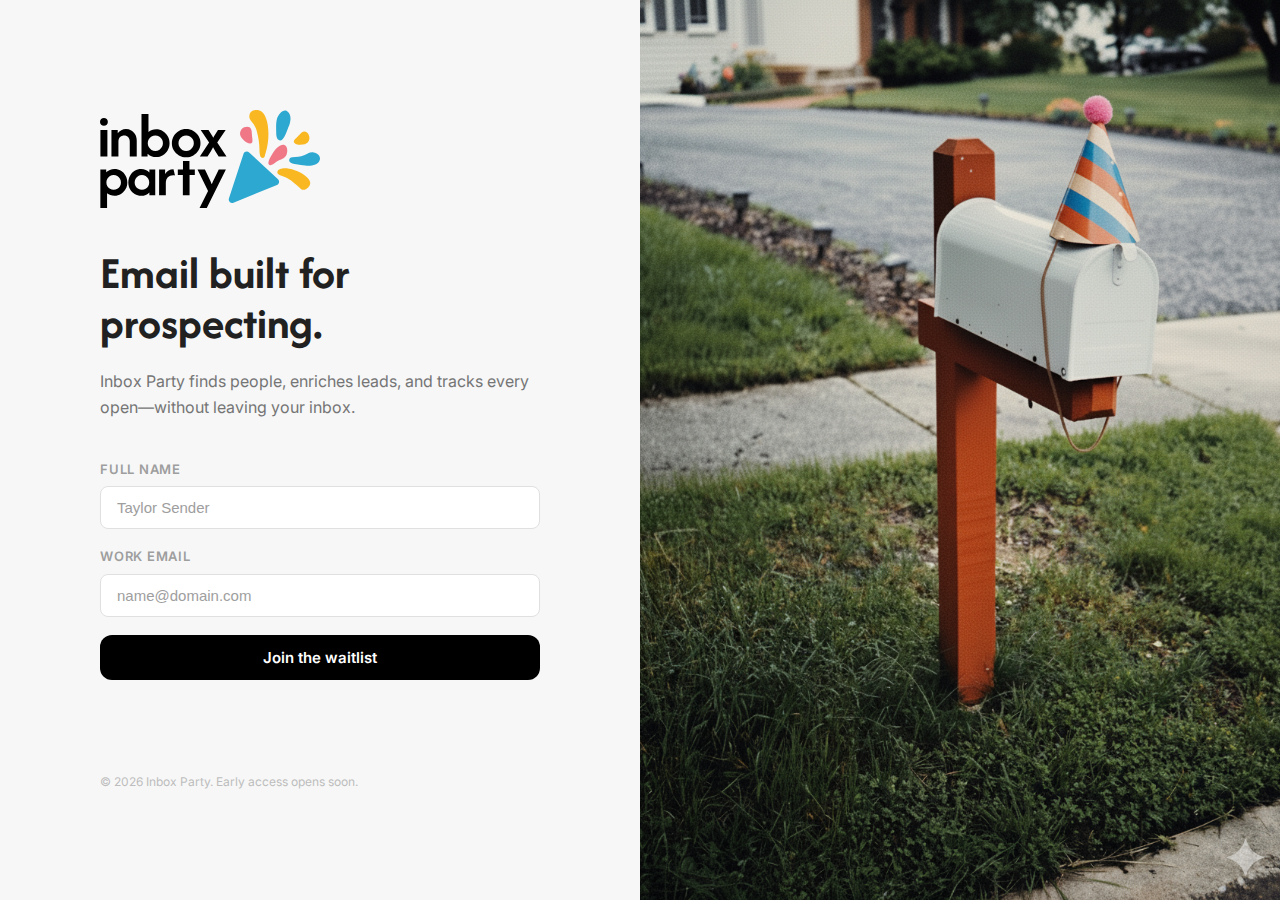
<file: frontend/index.html>
<!DOCTYPE html>
<html lang="en">
  <head>
    <meta charset="UTF-8" />
    <meta name="viewport" content="width=device-width, initial-scale=1.0" />
    <meta name="description" content="Join the Inbox Party waitlist to be first in line for a calmer email workspace." />
    <title>Inbox Party – Waitlist</title>
    <link rel="preconnect" href="https://fonts.googleapis.com" />
    <link rel="preconnect" href="https://fonts.gstatic.com" crossorigin />
    <link
      href="https://fonts.googleapis.com/css2?family=Afacad:wght@600;700&family=Inter:wght@400;500;600;700&display=swap"
      rel="stylesheet"
    />
    <link rel="stylesheet" href="styles.css" />
  </head>
  <body>
    <main class="split" role="main">
      <section class="panel panel--content">
        <div class="panel__inner">
          <header class="brand" role="banner">
            <img class="brand__logo" src="assets/logo.svg" alt="Inbox Party logo" />
          </header>

          <div class="lead">
            <h1>Email built for prospecting.</h1>
            <p class="lead__subtitle">
              Inbox Party finds people, enriches leads, and tracks every open—without leaving your inbox.
            </p>
          </div>

          <form id="waitlist-form" class="waitlist" novalidate>
            <div class="field">
              <label class="field__label" for="name">Full name</label>
              <input
                id="name"
                name="name"
                type="text"
                autocomplete="name"
                placeholder="Taylor Sender"
                required
                minlength="2"
              />
            </div>

            <div class="field">
              <label class="field__label" for="email">Work email</label>
              <input
                id="email"
                name="email"
                type="email"
                autocomplete="email"
                placeholder="name@domain.com"
                required
              />
            </div>

            <button type="submit" class="btn btn--primary">Join the waitlist</button>

            <p id="form-feedback" class="feedback" role="status" aria-live="polite"></p>
            <p id="signup-count" class="signup-count" aria-live="polite"></p>
          </form>

          <footer class="legal" role="contentinfo">
            <p>© <span id="year"></span> Inbox Party. Early access opens soon.</p>
          </footer>
        </div>
      </section>

      <section class="panel panel--visual" aria-label="Celebratory mailbox illustration">
        <img src="assets/hero-mailbox.png" alt="Mailbox wearing a party hat" />
      </section>
    </main>

    <script src="main.js" defer></script>
  </body>
</html>
</file>
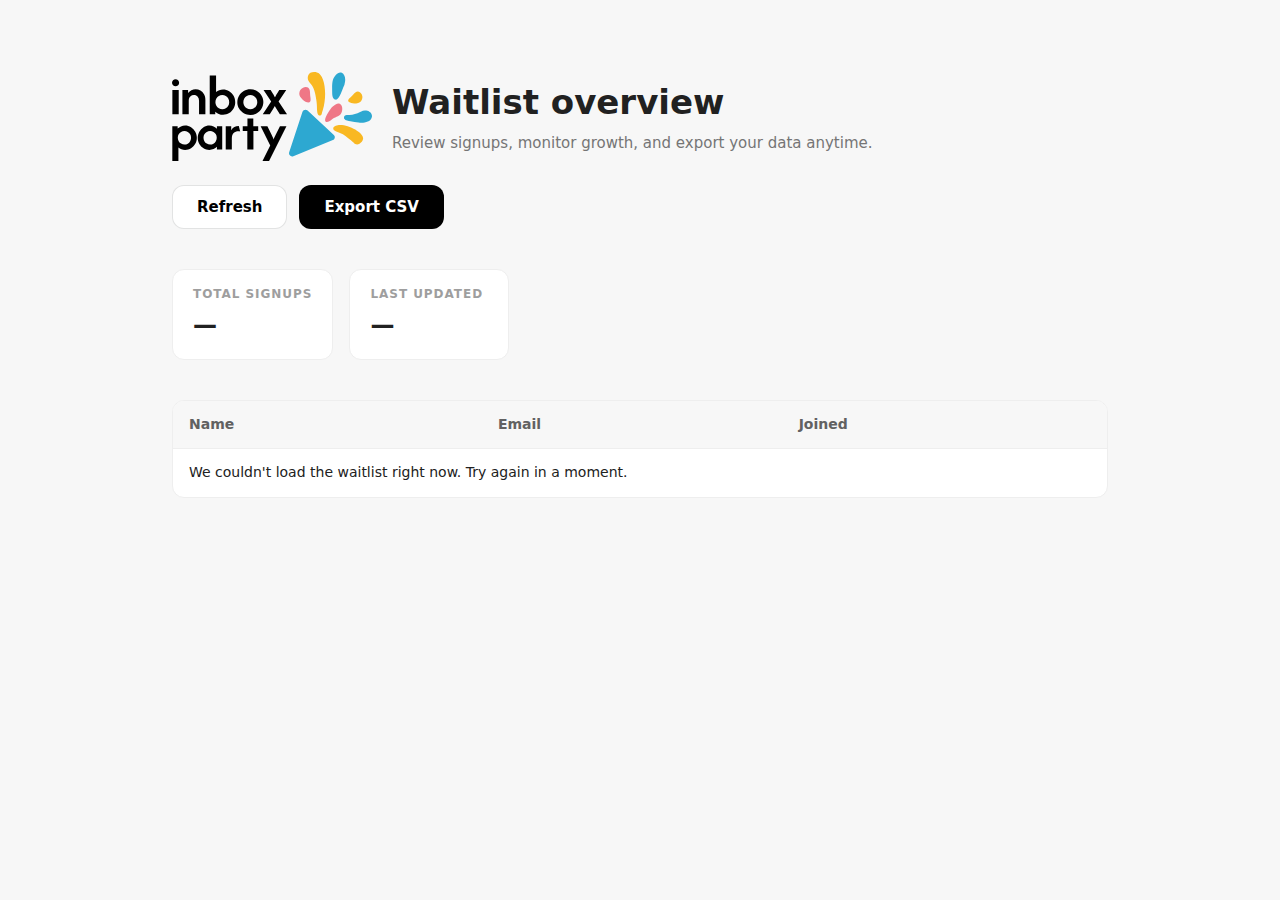
<file: frontend/admin.html>
<!DOCTYPE html>
<html lang="en">
  <head>
    <meta charset="UTF-8" />
    <meta name="viewport" content="width=device-width, initial-scale=1.0" />
    <title>Inbox Party – Waitlist Admin</title>
    <link rel="icon" type="image/svg+xml" href="favicon.svg" />
    <link rel="stylesheet" href="styles.css" />
  </head>
  <body class="admin-body">
    <main class="admin">
      <header class="admin__header">
        <div class="admin__brand">
          <img src="assets/logo.svg" alt="Inbox Party logo" />
          <div>
            <h1>Waitlist overview</h1>
            <p class="admin__subtitle">Review signups, monitor growth, and export your data anytime.</p>
          </div>
        </div>
        <div class="admin__actions">
          <button type="button" id="refresh" class="btn">Refresh</button>
          <button type="button" id="export" class="btn btn--primary">Export CSV</button>
        </div>
      </header>

      <section class="admin__meta">
        <div class="admin__stat">
          <span class="admin__stat-label">Total signups</span>
          <strong id="signup-total">—</strong>
        </div>
        <div class="admin__stat">
          <span class="admin__stat-label">Last updated</span>
          <strong id="last-updated">—</strong>
        </div>
      </section>

      <section class="admin__table-wrap">
        <table class="admin__table" aria-describedby="signup-total">
          <thead>
            <tr>
              <th scope="col">Name</th>
              <th scope="col">Email</th>
              <th scope="col">Joined</th>
            </tr>
          </thead>
          <tbody id="entries-body">
            <tr>
              <td colspan="3" id="admin-feedback">Loading waitlist…</td>
            </tr>
          </tbody>
        </table>
      </section>
    </main>

    <script src="admin.js" defer></script>
  </body>
</html>
</file>
<file: frontend/styles.css>
:root {
  --color-inbox-black: #000000;
  --color-inbox-white: #ffffff;
  --color-party-blue: #38b6d9;
  --color-party-yellow: #febe2c;
  --color-party-pink: #f1729a;
  --color-party-orange: #f28a4f;
  --color-gray-100: #f7f7f7;
  --color-gray-200: #eeeeee;
  --color-gray-300: #e0e0e0;
  --color-gray-400: #bdbdbd;
  --color-gray-500: #9e9e9e;
  --color-gray-600: #757575;
  --color-gray-700: #616161;
  --color-gray-800: #424242;
  --color-gray-900: #212121;
  --radius-sm: 8px;
  --radius-md: 12px;
  --radius-lg: 24px;
  --space-0: 0px;
  --space-1: 4px;
  --space-2: 8px;
  --space-3: 12px;
  --space-4: 16px;
  --space-5: 24px;
  --space-6: 32px;
  --space-7: 40px;
  --space-8: 48px;
  --space-9: 64px;
  --transition-snappy: 150ms ease-out;
}

* {
  box-sizing: border-box;
}

html,
body {
  height: 100%;
}

body {
  margin: 0;
  font-family: "Inter", system-ui, -apple-system, BlinkMacSystemFont, "Segoe UI", sans-serif;
  color: var(--color-gray-900);
  background: var(--color-gray-100);
  line-height: 1.4;
  overflow: hidden;
  -webkit-font-smoothing: antialiased;
}

body.admin-body {
  overflow: auto;
  min-height: 100vh;
}

h1,
h2,
h3,
h4 {
  font-family: "Afacad", system-ui, -apple-system, BlinkMacSystemFont, "Segoe UI", sans-serif;
  margin: var(--space-0);
  color: var(--color-gray-900);
}

p {
  margin: var(--space-0);
}

.split {
  display: grid;
  grid-template-columns: minmax(0, 1fr) minmax(0, 1fr);
  height: 100vh;
  background: var(--color-gray-100);
}

.panel {
  display: flex;
  flex-direction: column;
  min-height: 100%;
}

.panel--content {
  padding: clamp(32px, 8vh, 64px) clamp(32px, 7vw, 80px);
  justify-content: center;
}

.panel__inner {
  display: flex;
  flex-direction: column;
  gap: clamp(24px, 6vh, 40px);
  width: min(440px, 100%);
  margin: 0 auto;
}

.brand {
  display: flex;
  align-items: center;
}

.brand__logo {
  width: clamp(150px, 18vw, 220px);
  height: auto;
}

.lead {
  display: flex;
  flex-direction: column;
  gap: 20px;
  color: var(--color-gray-800);
}

.lead__subtitle {
  color: var(--color-gray-600);
  font-size: 16px;
  line-height: 1.6;
}

.lead h1 {
  font-size: clamp(32px, 5vw, 46px);
  line-height: 1.1;
}


.waitlist {
  display: flex;
  flex-direction: column;
  gap: 18px;
}

.field,
.field__group {
  display: flex;
  flex-direction: column;
  gap: var(--space-2);
}

.field__label {
  font-size: 13px;
  font-weight: 600;
  letter-spacing: 0.06em;
  text-transform: uppercase;
  color: var(--color-gray-500);
}

input[type="text"],
input[type="email"] {
  width: 100%;
  padding: 12px 16px;
  border-radius: var(--radius-sm);
  border: 1px solid var(--color-gray-300);
  background: var(--color-inbox-white);
  font-size: 15px;
  color: var(--color-gray-900);
  transition: border-color var(--transition-snappy), box-shadow var(--transition-snappy);
}

input[type="text"]::placeholder,
input[type="email"]::placeholder {
  color: var(--color-gray-500);
}

input[type="text"]:hover,
input[type="email"]:hover {
  border-color: var(--color-gray-400);
}

input[type="text"]:focus,
input[type="email"]:focus {
  outline: none;
  border-color: var(--color-party-blue);
  box-shadow: 0 0 0 2px rgba(56, 182, 217, 0.2);
}

.btn {
  display: inline-flex;
  align-items: center;
  justify-content: center;
  padding: 12px 24px;
  border-radius: var(--radius-md);
  font-family: inherit;
  font-weight: 600;
  font-size: 15px;
  border: 1px solid rgba(17, 24, 28, 0.12);
  background: var(--color-inbox-white);
  color: var(--color-inbox-black);
  cursor: pointer;
  transition: transform var(--transition-snappy), box-shadow var(--transition-snappy), border-color var(--transition-snappy);
  white-space: nowrap;
}

.btn--primary {
  background: var(--color-inbox-black);
  color: var(--color-inbox-white);
  border-color: transparent;
}

.btn:hover {
  transform: translateY(-2px);
  box-shadow: 0 12px 26px rgba(15, 23, 42, 0.18);
}

.btn:active {
  transform: translateY(0);
  box-shadow: none;
}

.btn:focus-visible {
  outline: 2px solid rgba(17, 24, 28, 0.65);
  outline-offset: 4px;
}

.feedback {
  min-height: 18px;
  font-size: 13px;
  font-weight: 500;
  color: var(--color-gray-600);
}

.feedback--success {
  color: #4aaf57;
}

.feedback--error {
  color: #e53935;
}

.signup-count {
  font-size: 13px;
  color: var(--color-gray-500);
}

.legal {
  font-size: 12px;
  color: var(--color-gray-400);
  margin-top: auto;
}

.panel--visual {
  position: relative;
  overflow: hidden;
}

.panel--visual img {
  display: block;
  width: 100%;
  height: 100%;
  object-fit: cover;
  object-position: center 30%;
}

@media (max-width: 900px) {
  .split {
    grid-template-columns: minmax(0, 1fr) minmax(0, 1fr);
  }

  .panel--content {
    padding: clamp(32px, 6vh, 48px) clamp(28px, 7vw, 48px);
  }
}

@media (max-width: 720px) {
  .split {
    grid-template-columns: 1fr;
    height: 100vh;
  }

  .panel--visual {
    display: none;
  }

  .panel--content {
    padding: clamp(32px, 6vh, 48px) clamp(24px, 8vw, 40px);
  }

  .btn {
    width: 100%;
  }
}

@media (max-height: 720px) {
  .panel--content {
    padding: clamp(28px, 7vh, 32px) clamp(28px, 7vw, 40px);
    gap: 24px;
  }

  .lead h1 {
    font-size: clamp(28px, 4vw, 36px);
  }

  .waitlist {
    gap: 16px;
  }
}

@media (prefers-reduced-motion: reduce) {
  *,
  *::before,
  *::after {
    transition-duration: 0.01ms !important;
    animation-duration: 0.01ms !important;
  }

  .btn:hover,
  .btn:active {
    transform: none;
  }
}

/* Admin view --------------------------------------------------------- */
.admin {
  padding: clamp(32px, 8vh, 72px) clamp(24px, 8vw, 72px);
  display: flex;
  flex-direction: column;
  gap: clamp(24px, 6vh, 40px);
  max-width: 1080px;
  margin: 0 auto;
}

.admin__header {
  display: flex;
  flex-wrap: wrap;
  align-items: center;
  justify-content: space-between;
  gap: 24px;
}

.admin__brand {
  display: flex;
  align-items: center;
  gap: 20px;
}

.admin__brand img {
  width: clamp(140px, 16vw, 200px);
  height: auto;
}

.admin__brand h1 {
  margin: 0 0 6px;
  font-size: clamp(26px, 4vw, 34px);
}

.admin__subtitle {
  margin: 0;
  color: var(--color-gray-600);
  font-size: 15px;
}

.admin__actions {
  display: flex;
  gap: 12px;
  align-items: center;
}

.admin__meta {
  display: flex;
  flex-wrap: wrap;
  gap: 16px;
}

.admin__stat {
  background: var(--color-inbox-white);
  border: 1px solid var(--color-gray-200);
  border-radius: var(--radius-md);
  padding: 16px 20px;
  min-width: 160px;
  display: flex;
  flex-direction: column;
  gap: 6px;
}

.admin__stat-label {
  font-size: 12px;
  font-weight: 600;
  letter-spacing: 0.08em;
  text-transform: uppercase;
  color: var(--color-gray-500);
}

.admin__stat strong {
  font-size: 24px;
  font-weight: 700;
}

.admin__table-wrap {
  overflow: auto;
  border-radius: var(--radius-md);
  border: 1px solid var(--color-gray-200);
  background: var(--color-inbox-white);
}

.admin__table {
  width: 100%;
  border-collapse: collapse;
  font-size: 14px;
}

.admin__table thead {
  background: var(--color-gray-100);
  color: var(--color-gray-700);
  text-align: left;
}

.admin__table th,
.admin__table td {
  padding: 14px 16px;
  border-bottom: 1px solid var(--color-gray-200);
  vertical-align: top;
}

.admin__table tbody tr:last-child td {
  border-bottom: none;
}

.admin__table a {
  color: var(--color-party-blue);
  text-decoration: none;
}

.admin__table a:hover {
  text-decoration: underline;
}

@media (max-width: 640px) {
  .admin__actions {
    width: 100%;
    justify-content: flex-start;
  }

  .admin__table th,
  .admin__table td {
    padding: 12px;
  }
}
</file>
